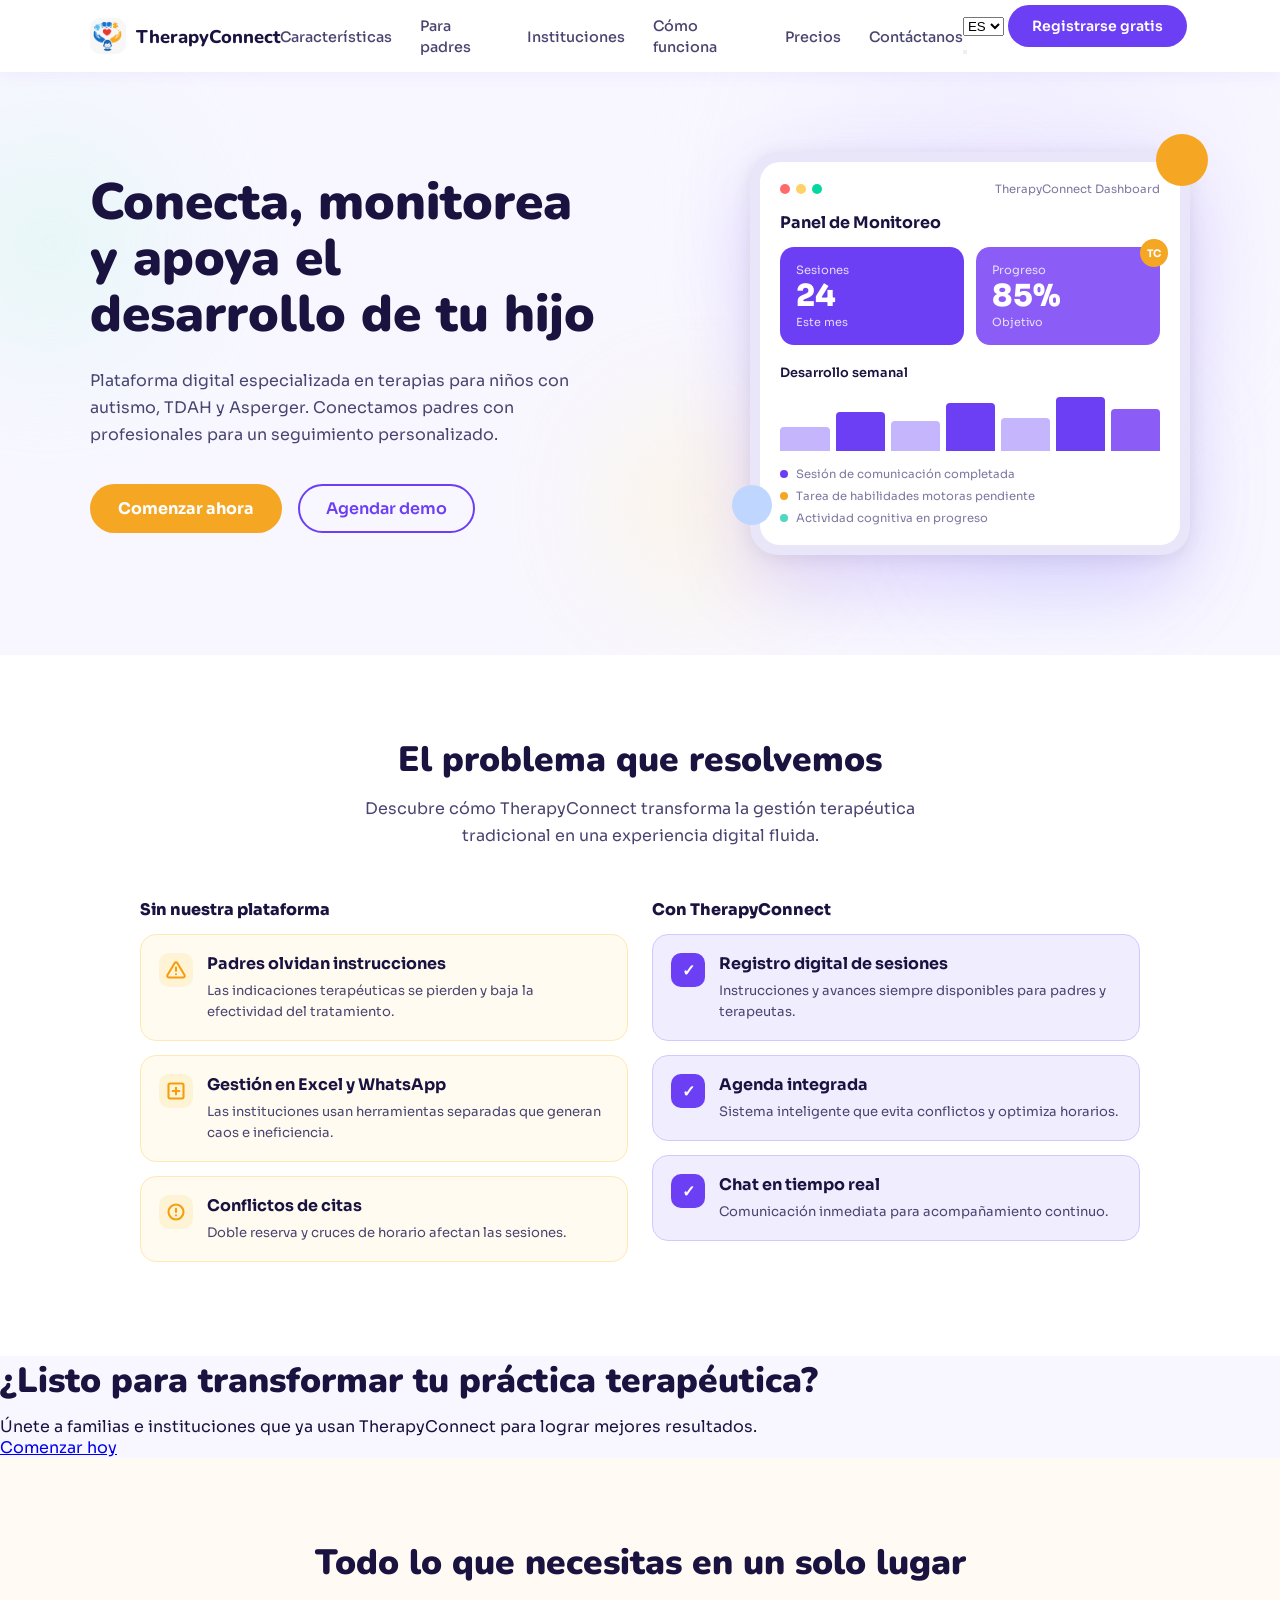
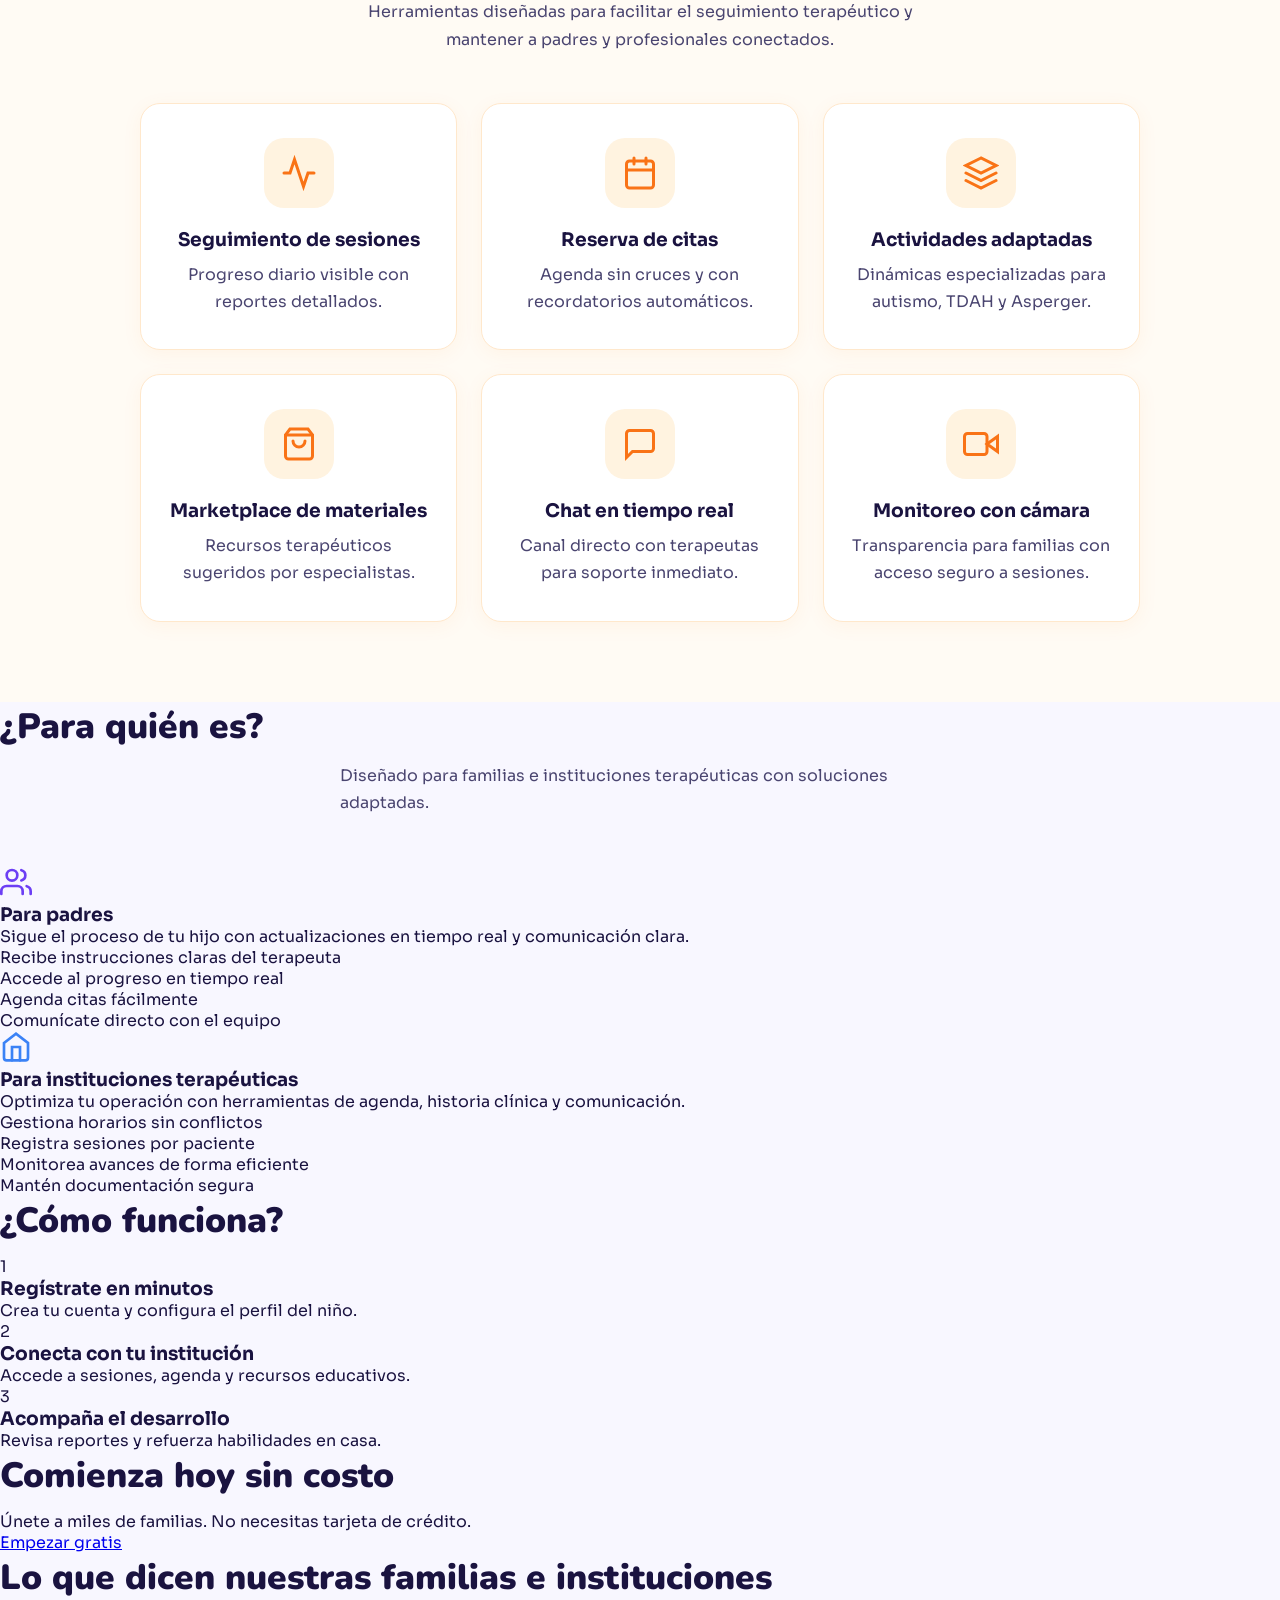
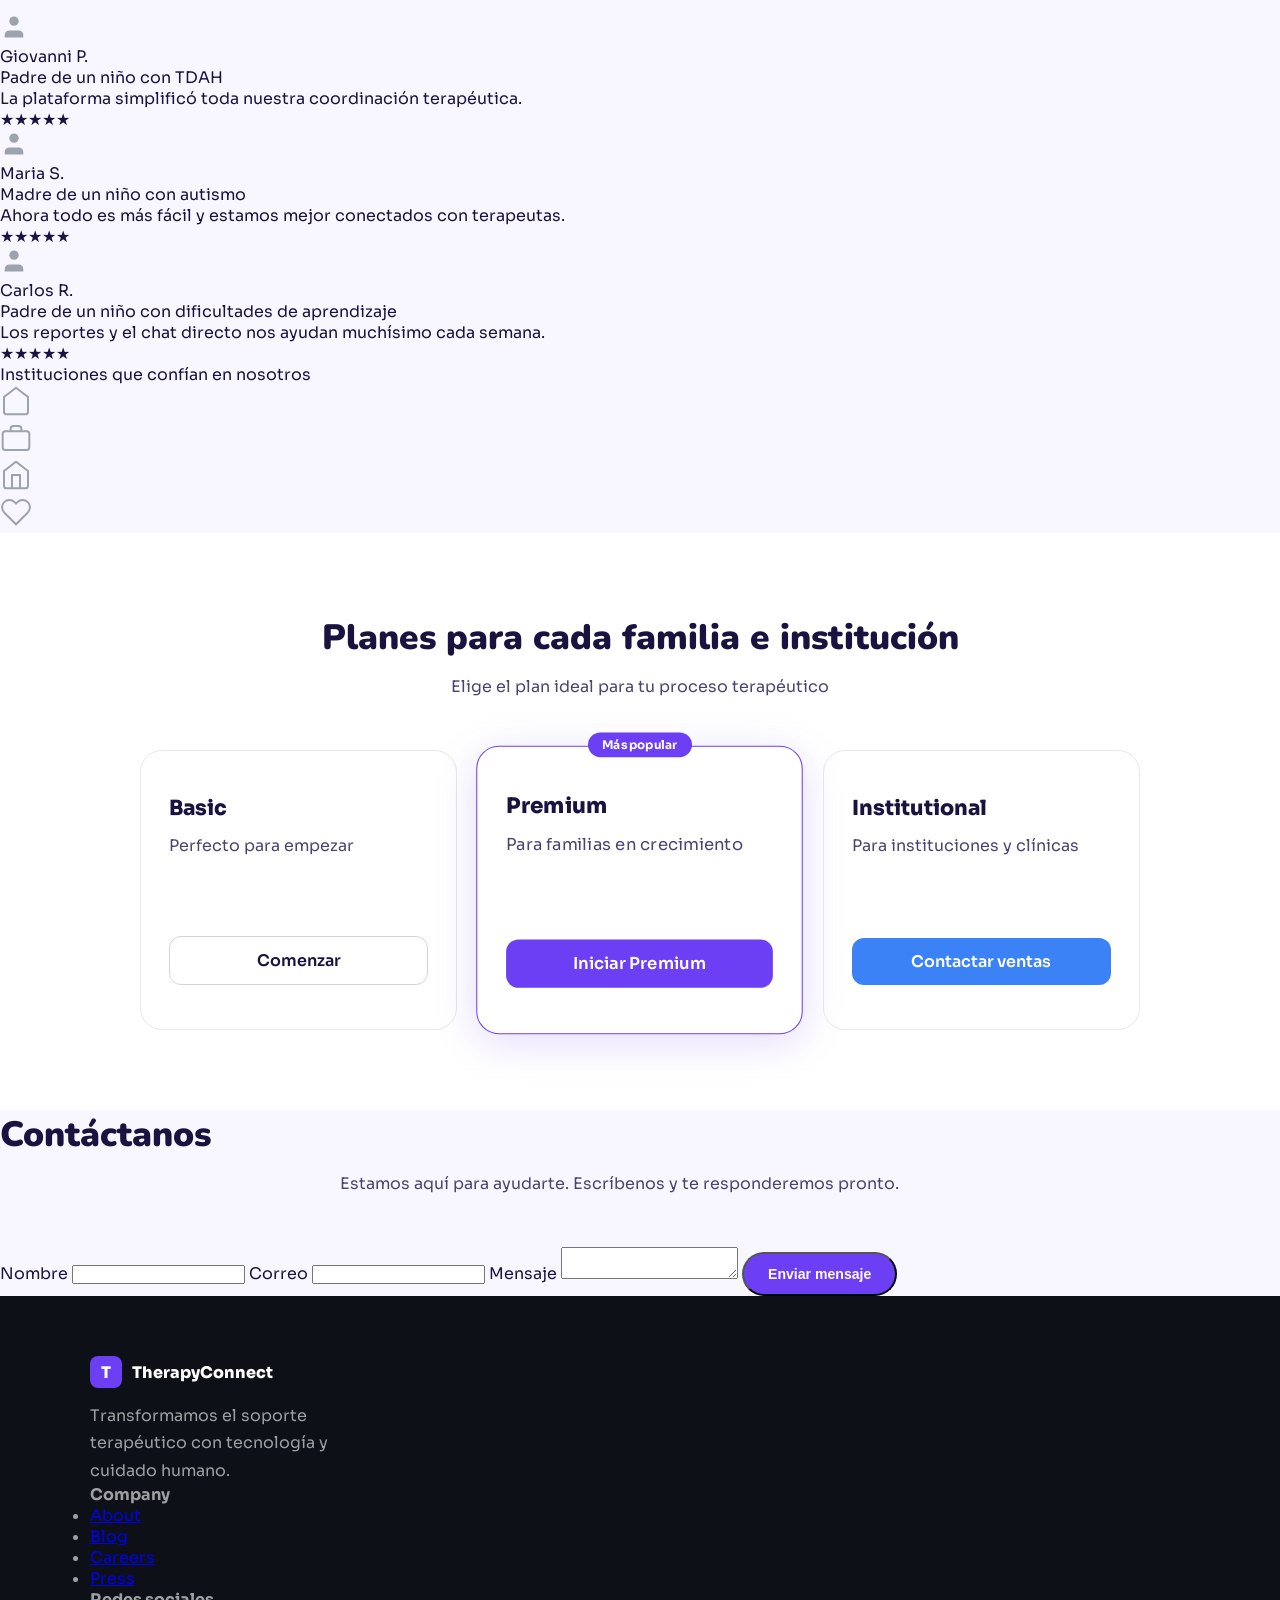
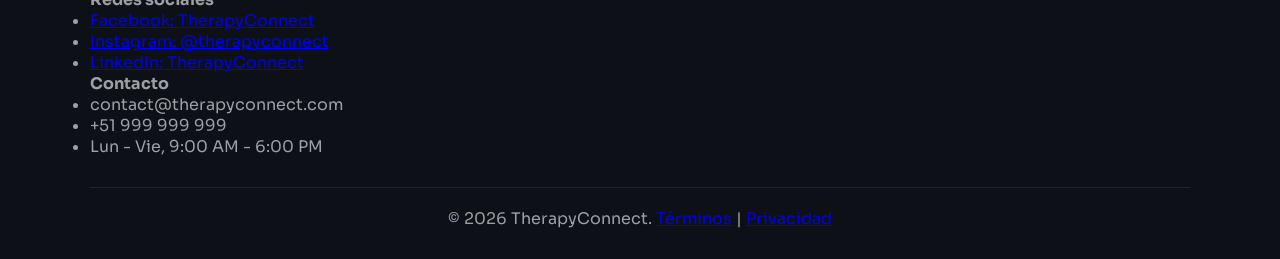
<file: public/assets/index.html>
<!DOCTYPE html>
<html lang="es">
<head>
    <meta charset="UTF-8" />
    <meta name="viewport" content="width=device-width, initial-scale=1.0" />
    <title>TherapyConnect</title>
    <link href="https://fonts.googleapis.com/css2?family=Nunito:wght@400;600;700;800;900&family=Sora:wght@400;500;600;700&display=swap" rel="stylesheet" />
    <link rel="stylesheet" href="./styles/style.css" />
</head>
<body>

<nav>
    <a class="logo" href="#hero">
        <img class="logo-img" src="./images/logo_TC.png" alt="TherapyConnect" />
        TherapyConnect
    </a>

    <div class="nav-center">
        <ul class="nav-links">
            <li><a href="#problem" data-i18n="nav_features">Características</a></li>
            <li><a href="#who" data-i18n="nav_parents">Para padres</a></li>
            <li><a href="#who" data-i18n="nav_institutions">Instituciones</a></li>
            <li><a href="#how" data-i18n="nav_how">Cómo funciona</a></li>
            <li><a href="#pricing" data-i18n="nav_pricing">Precios</a></li>
            <li><a href="#contact" data-i18n="nav_contact">Contáctanos</a></li>
        </ul>
    </div>

    <div class="nav-actions">
        <select class="lang-switch lang-top" id="langSwitchTop" aria-label="Idioma">
            <option value="es">ES</option>
            <option value="en">EN</option>
        </select>
        <a class="btn-primary nav-cta" href="#pricing" data-i18n="register_free">Registrarse gratis</a>
        <button class="hamburger" id="hamburger" aria-label="Abrir menú" aria-expanded="false">
            <span></span><span></span><span></span>
        </button>
    </div>
</nav>

<section class="hero" id="hero">
    <div class="blob blob-purple"></div><div class="blob blob-yellow"></div><div class="blob blob-teal"></div><div class="blob blob-blue"></div>
    <div class="hero-left">
        <h1 data-i18n="hero_title">Conecta, monitorea y apoya el desarrollo de tu hijo</h1>
        <p data-i18n="hero_subtitle">Plataforma digital especializada en terapias para niños con autismo, TDAH y Asperger. Conectamos padres con profesionales para un seguimiento personalizado.</p>
        <div class="hero-cta">
            <a class="btn-yellow" href="#pricing" data-i18n="hero_cta_1">Comenzar ahora</a>
            <a class="btn-outline" href="#how" data-i18n="hero_cta_2">Agendar demo</a>
        </div>
    </div>
    <div class="hero-right">
        <div class="device-frame">
            <div class="float-blob float-yellow-blob"></div><div class="float-blob float-blue-blob"></div>
            <div class="device-screen">
                <div class="device-topbar"><div class="dot dot-r"></div><div class="dot dot-y"></div><div class="dot dot-g"></div><span class="dash-title">TherapyConnect Dashboard</span></div>
                <div class="dash-label" data-i18n="hero_dashboard">Panel de Monitoreo</div>
                <div class="dash-cards">
                    <div class="dash-card purple-card"><div class="card-label" data-i18n="hero_sessions">Sesiones</div><div class="card-value">24</div><div class="card-sub" data-i18n="hero_this_month">Este mes</div></div>
                    <div class="dash-card teal-card"><div class="card-label" data-i18n="hero_progress">Progreso</div><div class="card-value">85%</div><div class="card-sub" data-i18n="hero_goal">Objetivo</div><div class="avatar-circle">TC</div></div>
                </div>
                <div class="chart-section">
                    <div class="chart-section-title" data-i18n="hero_chart">Desarrollo semanal</div>
                    <div class="bars"><div class="bar" style="height:40%;background:#C4B5FD;"></div><div class="bar" style="height:65%;background:#6C3EF4;"></div><div class="bar" style="height:50%;background:#C4B5FD;"></div><div class="bar" style="height:80%;background:#6C3EF4;"></div><div class="bar" style="height:55%;background:#C4B5FD;"></div><div class="bar" style="height:90%;background:#6C3EF4;"></div><div class="bar" style="height:70%;background:#8B5CF6;"></div></div>
                </div>
                <div class="legend">
                    <div class="legend-item"><div class="legend-dot" style="background:#6C3EF4;"></div><span data-i18n="hero_legend_1">Sesión de comunicación completada</span></div>
                    <div class="legend-item"><div class="legend-dot" style="background:#F5A623;"></div><span data-i18n="hero_legend_2">Tarea de habilidades motoras pendiente</span></div>
                    <div class="legend-item"><div class="legend-dot" style="background:#4DD9C0;"></div><span data-i18n="hero_legend_3">Actividad cognitiva en progreso</span></div>
                </div>
            </div>
        </div>
    </div>
</section>

<section class="problem" id="problem">
    <h2 data-i18n="problem_title">El problema que resolvemos</h2>
    <p class="subtitle" data-i18n="problem_subtitle">Descubre cómo TherapyConnect transforma la gestión terapéutica tradicional en una experiencia digital fluida.</p>
    <div class="problem-grid">
        <div>
            <div class="problem-col-title" data-i18n="problem_without">Sin nuestra plataforma</div>
            <div class="prob-card"><div class="prob-icon"><svg viewBox="0 0 24 24" fill="none" stroke="#F59E0B" stroke-width="2.5" stroke-linecap="round" width="20" height="20"><path d="M10.29 3.86L1.82 18a2 2 0 001.71 3h16.94a2 2 0 001.71-3L13.71 3.86a2 2 0 00-3.42 0z"/><line x1="12" y1="9" x2="12" y2="13"/><line x1="12" y1="17" x2="12.01" y2="17"/></svg></div><div class="card-text"><h4 data-i18n="problem_1_t">Padres olvidan instrucciones</h4><p data-i18n="problem_1_d">Las indicaciones terapéuticas se pierden y baja la efectividad del tratamiento.</p></div></div>
            <div class="prob-card"><div class="prob-icon"><svg viewBox="0 0 24 24" fill="none" stroke="#F59E0B" stroke-width="2.5" stroke-linecap="round" width="20" height="20"><rect x="3" y="3" width="18" height="18" rx="2"/><path d="M8 12h8M12 8v8"/></svg></div><div class="card-text"><h4 data-i18n="problem_2_t">Gestión en Excel y WhatsApp</h4><p data-i18n="problem_2_d">Las instituciones usan herramientas separadas que generan caos e ineficiencia.</p></div></div>
            <div class="prob-card"><div class="prob-icon"><svg viewBox="0 0 24 24" fill="none" stroke="#F59E0B" stroke-width="2.5" stroke-linecap="round" width="20" height="20"><circle cx="12" cy="12" r="9"/><line x1="12" y1="8" x2="12" y2="12"/><line x1="12" y1="16" x2="12.01" y2="16"/></svg></div><div class="card-text"><h4 data-i18n="problem_3_t">Conflictos de citas</h4><p data-i18n="problem_3_d">Doble reserva y cruces de horario afectan las sesiones.</p></div></div>
        </div>
        <div>
            <div class="problem-col-title" data-i18n="problem_with">Con TherapyConnect</div>
            <div class="sol-card"><div class="sol-icon">✓</div><div class="card-text"><h4 data-i18n="sol_1_t">Registro digital de sesiones</h4><p data-i18n="sol_1_d">Instrucciones y avances siempre disponibles para padres y terapeutas.</p></div></div>
            <div class="sol-card"><div class="sol-icon">✓</div><div class="card-text"><h4 data-i18n="sol_2_t">Agenda integrada</h4><p data-i18n="sol_2_d">Sistema inteligente que evita conflictos y optimiza horarios.</p></div></div>
            <div class="sol-card"><div class="sol-icon">✓</div><div class="card-text"><h4 data-i18n="sol_3_t">Chat en tiempo real</h4><p data-i18n="sol_3_d">Comunicación inmediata para acompañamiento continuo.</p></div></div>
        </div>
    </div>
</section>

<div class="cta-banner">
    <h2 data-i18n="cta_title">¿Listo para transformar tu práctica terapéutica?</h2>
    <p data-i18n="cta_subtitle">Únete a familias e instituciones que ya usan TherapyConnect para lograr mejores resultados.</p>
    <a class="btn-cta-yellow" href="#pricing" data-i18n="cta_btn">Comenzar hoy</a>
</div>

<section class="everything" id="features">
    <h2 data-i18n="features_title">Todo lo que necesitas en un solo lugar</h2>
    <p class="subtitle" data-i18n="features_subtitle">Herramientas diseñadas para facilitar el seguimiento terapéutico y mantener a padres y profesionales conectados.</p>
    <div class="everything-grid">
        <div class="ev-card"><div class="ev-icon-wrap"><svg viewBox="0 0 24 24" fill="none" stroke="#F97316" stroke-width="2" stroke-linecap="round" width="36" height="36"><polyline points="22 12 18 12 15 21 9 3 6 12 2 12"/></svg></div><h3 data-i18n="f1_t">Seguimiento de sesiones</h3><p data-i18n="f1_d">Progreso diario visible con reportes detallados.</p></div>
        <div class="ev-card"><div class="ev-icon-wrap"><svg viewBox="0 0 24 24" fill="none" stroke="#F97316" stroke-width="2" stroke-linecap="round" width="36" height="36"><rect x="3" y="4" width="18" height="18" rx="2"/><line x1="16" y1="2" x2="16" y2="6"/><line x1="8" y1="2" x2="8" y2="6"/><line x1="3" y1="10" x2="21" y2="10"/></svg></div><h3 data-i18n="f2_t">Reserva de citas</h3><p data-i18n="f2_d">Agenda sin cruces y con recordatorios automáticos.</p></div>
        <div class="ev-card"><div class="ev-icon-wrap"><svg viewBox="0 0 24 24" fill="none" stroke="#F97316" stroke-width="2" stroke-linecap="round" width="36" height="36"><path d="M12 2L2 7l10 5 10-5-10-5zM2 17l10 5 10-5M2 12l10 5 10-5"/></svg></div><h3 data-i18n="f3_t">Actividades adaptadas</h3><p data-i18n="f3_d">Dinámicas especializadas para autismo, TDAH y Asperger.</p></div>
        <div class="ev-card"><div class="ev-icon-wrap"><svg viewBox="0 0 24 24" fill="none" stroke="#F97316" stroke-width="2" stroke-linecap="round" width="36" height="36"><path d="M6 2L3 6v14a2 2 0 002 2h14a2 2 0 002-2V6l-3-4z"/><line x1="3" y1="6" x2="21" y2="6"/><path d="M16 10a4 4 0 01-8 0"/></svg></div><h3 data-i18n="f4_t">Marketplace de materiales</h3><p data-i18n="f4_d">Recursos terapéuticos sugeridos por especialistas.</p></div>
        <div class="ev-card"><div class="ev-icon-wrap"><svg viewBox="0 0 24 24" fill="none" stroke="#F97316" stroke-width="2" stroke-linecap="round" width="36" height="36"><path d="M21 15a2 2 0 01-2 2H7l-4 4V5a2 2 0 012-2h14a2 2 0 012 2z"/></svg></div><h3 data-i18n="f5_t">Chat en tiempo real</h3><p data-i18n="f5_d">Canal directo con terapeutas para soporte inmediato.</p></div>
        <div class="ev-card"><div class="ev-icon-wrap"><svg viewBox="0 0 24 24" fill="none" stroke="#F97316" stroke-width="2" stroke-linecap="round" width="36" height="36"><polygon points="23 7 16 12 23 17 23 7"/><rect x="1" y="5" width="15" height="14" rx="2"/></svg></div><h3 data-i18n="f6_t">Monitoreo con cámara</h3><p data-i18n="f6_d">Transparencia para familias con acceso seguro a sesiones.</p></div>
    </div>
</section>

<section class="who" id="who">
    <h2 data-i18n="who_title">¿Para quién es?</h2>
    <p class="subtitle" data-i18n="who_subtitle">Diseñado para familias e instituciones terapéuticas con soluciones adaptadas.</p>
    <div class="who-grid">
        <div class="who-card">
            <div class="who-card-banner parents-banner"></div>
            <div class="who-card-body">
                <div class="who-card-icon"><svg viewBox="0 0 24 24" fill="none" stroke="#6C3EF4" stroke-width="2" stroke-linecap="round" width="32" height="32"><path d="M17 21v-2a4 4 0 00-4-4H5a4 4 0 00-4 4v2"/><circle cx="9" cy="7" r="4"/><path d="M23 21v-2a4 4 0 00-3-3.87"/><path d="M16 3.13a4 4 0 010 7.75"/></svg></div>
                <h3 class="parents-title" data-i18n="who_parents_t">Para padres</h3>
                <p data-i18n="who_parents_d">Sigue el proceso de tu hijo con actualizaciones en tiempo real y comunicación clara.</p>
                <ul class="who-list">
                    <li data-i18n="wp1">Recibe instrucciones claras del terapeuta</li>
                    <li data-i18n="wp2">Accede al progreso en tiempo real</li>
                    <li data-i18n="wp3">Agenda citas fácilmente</li>
                    <li data-i18n="wp4">Comunícate directo con el equipo</li>
                </ul>
            </div>
        </div>
        <div class="who-card">
            <div class="who-card-banner institutions-banner"></div>
            <div class="who-card-body">
                <div class="who-card-icon"><svg viewBox="0 0 24 24" fill="none" stroke="#3B82F6" stroke-width="2" stroke-linecap="round" width="32" height="32"><path d="M3 9l9-7 9 7v11a2 2 0 01-2 2H5a2 2 0 01-2-2z"/><polyline points="9 22 9 12 15 12 15 22"/></svg></div>
                <h3 class="inst-title" data-i18n="who_inst_t">Para instituciones terapéuticas</h3>
                <p data-i18n="who_inst_d">Optimiza tu operación con herramientas de agenda, historia clínica y comunicación.</p>
                <ul class="who-list">
                    <li data-i18n="wi1">Gestiona horarios sin conflictos</li>
                    <li data-i18n="wi2">Registra sesiones por paciente</li>
                    <li data-i18n="wi3">Monitorea avances de forma eficiente</li>
                    <li data-i18n="wi4">Mantén documentación segura</li>
                </ul>
            </div>
        </div>
    </div>
</section>

<section class="how" id="how">
    <h2 data-i18n="how_title">¿Cómo funciona?</h2>
    <div class="steps">
        <div class="step"><div class="step-connector"></div><div class="step-num">1</div><h3 data-i18n="h1_t">Regístrate en minutos</h3><p data-i18n="h1_d">Crea tu cuenta y configura el perfil del niño.</p></div>
        <div class="step"><div class="step-connector"></div><div class="step-num">2</div><h3 data-i18n="h2_t">Conecta con tu institución</h3><p data-i18n="h2_d">Accede a sesiones, agenda y recursos educativos.</p></div>
        <div class="step"><div class="step-connector"></div><div class="step-num">3</div><h3 data-i18n="h3_t">Acompaña el desarrollo</h3><p data-i18n="h3_d">Revisa reportes y refuerza habilidades en casa.</p></div>
    </div>
    <div class="start-cta">
        <h2 data-i18n="start_title">Comienza hoy sin costo</h2>
        <p data-i18n="start_subtitle">Únete a miles de familias. No necesitas tarjeta de crédito.</p>
        <a class="btn-cta-yellow" href="#pricing" data-i18n="start_btn">Empezar gratis</a>
    </div>
</section>

<section class="testimonials" id="testimonials">
    <h2 data-i18n="testi_title">Lo que dicen nuestras familias e instituciones</h2>
    <div class="underline-bar"></div>
    <div class="testi-grid">
        <div class="testi-card"><div class="testi-avatar"><svg viewBox="0 0 24 24" fill="#9CA3AF" width="28" height="28"><path d="M20 21v-2a4 4 0 00-4-4H8a4 4 0 00-4 4v2"/><circle cx="12" cy="7" r="4"/></svg></div><div class="testi-name">Giovanni P.</div><div class="testi-role" data-i18n="r1">Padre de un niño con TDAH</div><p class="testi-text" data-i18n="t1">La plataforma simplificó toda nuestra coordinación terapéutica.</p><div class="stars">★★★★★</div></div>
        <div class="testi-card"><div class="testi-avatar"><svg viewBox="0 0 24 24" fill="#9CA3AF" width="28" height="28"><path d="M20 21v-2a4 4 0 00-4-4H8a4 4 0 00-4 4v2"/><circle cx="12" cy="7" r="4"/></svg></div><div class="testi-name">Maria S.</div><div class="testi-role" data-i18n="r2">Madre de un niño con autismo</div><p class="testi-text" data-i18n="t2">Ahora todo es más fácil y estamos mejor conectados con terapeutas.</p><div class="stars">★★★★★</div></div>
        <div class="testi-card"><div class="testi-avatar"><svg viewBox="0 0 24 24" fill="#9CA3AF" width="28" height="28"><path d="M20 21v-2a4 4 0 00-4-4H8a4 4 0 00-4 4v2"/><circle cx="12" cy="7" r="4"/></svg></div><div class="testi-name">Carlos R.</div><div class="testi-role" data-i18n="r3">Padre de un niño con dificultades de aprendizaje</div><p class="testi-text" data-i18n="t3">Los reportes y el chat directo nos ayudan muchísimo cada semana.</p><div class="stars">★★★★★</div></div>
    </div>
    <div class="institutions-trust">
        <p data-i18n="trust_title">Instituciones que confían en nosotros</p>
        <div class="inst-logos"><div class="inst-logo-box"><svg viewBox="0 0 24 24" fill="none" stroke="#9CA3AF" stroke-width="1.5" width="32" height="32"><path d="M3 9l9-7 9 7v11a2 2 0 01-2 2H5a2 2 0 01-2-2z"/></svg></div><div class="inst-logo-box"><svg viewBox="0 0 24 24" fill="none" stroke="#9CA3AF" stroke-width="1.5" width="32" height="32"><rect x="2" y="7" width="20" height="14" rx="2"/><path d="M16 7V5a2 2 0 00-2-2h-4a2 2 0 00-2 2v2"/></svg></div><div class="inst-logo-box"><svg viewBox="0 0 24 24" fill="none" stroke="#9CA3AF" stroke-width="1.5" width="32" height="32"><path d="M3 9l9-7 9 7v11a2 2 0 01-2 2H5a2 2 0 01-2-2z"/><polyline points="9 22 9 12 15 12 15 22"/></svg></div><div class="inst-logo-box"><svg viewBox="0 0 24 24" fill="none" stroke="#9CA3AF" stroke-width="1.5" width="32" height="32"><path d="M20.84 4.61a5.5 5.5 0 00-7.78 0L12 5.67l-1.06-1.06a5.5 5.5 0 00-7.78 7.78l1.06 1.06L12 21.23l7.78-7.78 1.06-1.06a5.5 5.5 0 000-7.78z"/></svg></div></div>
    </div>
</section>

<section class="pricing" id="pricing">
    <h2 data-i18n="pricing_title">Planes para cada familia e institución</h2>
    <p class="subtitle" data-i18n="pricing_subtitle">Elige el plan ideal para tu proceso terapéutico</p>
    <div class="pricing-grid">
        <div class="plan-card"><div><div class="plan-name">Basic</div><div class="plan-desc" data-i18n="p1_d">Perfecto para empezar</div></div><a class="btn-plan-outline" href="#" data-i18n="p1_btn">Comenzar</a></div>
        <div class="plan-card featured"><div class="most-popular" data-i18n="popular">Más popular</div><div><div class="plan-name">Premium</div><div class="plan-desc" data-i18n="p2_d">Para familias en crecimiento</div></div><a class="btn-plan-purple" href="#" data-i18n="p2_btn">Iniciar Premium</a></div>
        <div class="plan-card"><div><div class="plan-name">Institutional</div><div class="plan-desc" data-i18n="p3_d">Para instituciones y clínicas</div></div><a class="btn-plan-blue" href="#" data-i18n="p3_btn">Contactar ventas</a></div>
    </div>
</section>

<section class="contact" id="contact">
    <h2 data-i18n="contact_title">Contáctanos</h2>
    <p class="subtitle" data-i18n="contact_subtitle">Estamos aquí para ayudarte. Escríbenos y te responderemos pronto.</p>
    <div class="contact-grid">
        <form class="contact-form">
            <label for="name" data-i18n="form_name">Nombre</label>
            <input id="name" type="text" required />
            <label for="email" data-i18n="form_email">Correo</label>
            <input id="email" type="email" required />
            <label for="msg" data-i18n="form_message">Mensaje</label>
            <textarea id="msg" required ></textarea>
            <button type="button" class="btn-primary" data-i18n="form_send">Enviar mensaje</button>
        </form>
    </div>
</section>

<footer>
    <div class="footer-top">
        <div>
            <div class="footer-brand"><div class="footer-brand-img">T</div><span class="footer-brand-name">TherapyConnect</span></div>
            <p class="footer-tagline" data-i18n="footer_tagline">Transformamos el soporte terapéutico con tecnología y cuidado humano.</p>
        </div>
        <div class="footer-col">
            <h4 data-i18n="company">Company</h4>
            <ul>
                <li><a href="javascript:void(0)">About</a></li>
                <li><a href="javascript:void(0)">Blog</a></li>
                <li><a href="javascript:void(0)">Careers</a></li>
                <li><a href="javascript:void(0)">Press</a></li>
            </ul>
        </div>
        <div class="footer-col">
            <h4 data-i18n="social">Redes sociales</h4>
            <ul>
                <li><a href="#">Facebook: TherapyConnect</a></li>
                <li><a href="#">Instagram: @therapyconnect</a></li>
                <li><a href="#">LinkedIn: TherapyConnect</a></li>
            </ul>
        </div>
        <div class="footer-col">
            <h4 data-i18n="contact_footer">Contacto</h4>
            <ul>
                <li>contact@therapyconnect.com</li>
                <li>+51 999 999 999</li>
                <li>Lun - Vie, 9:00 AM - 6:00 PM</li>
            </ul>
        </div>
    </div>
    <div class="footer-bottom">
        © 2026 TherapyConnect. <a href="#" data-i18n="terms">Términos</a> | <a href="#" data-i18n="privacy">Privacidad</a>
    </div>
</footer>

<script src="./scripts/script.js"></script>
</body>
</html>
</file>
<file: public/assets/styles/style.css>
.demo-section {
    padding: 4rem 2rem;
    text-align: center;
}

.video-wrapper {
    position: relative;
    width: 100%;
    max-width: 900px;
    margin: 0 auto;
    aspect-ratio: 16 / 9;
    border-radius: 16px;
    overflow: hidden;
    box-shadow: 0 16px 48px rgba(108, 62, 244, 0.15);
}

.video-wrapper iframe {
    position: absolute;
    top: 0;
    left: 0;
    width: 100%;
    height: 100%;
    border: none;
}


*,
*::before,
*::after{
    box-sizing:border-box;
    margin:0;
    padding:0;
}

/* ===== TEAM SECTION ===== */
.team {
    padding: 5rem 2rem;
    text-align: center;
    background: #FAFAFA;
}
.team-badge {
    display: inline-block;
    background: #EDE9FE;
    color: #6C3EF4;
    font-size: 13px;
    font-weight: 700;
    letter-spacing: 0.08em;
    text-transform: uppercase;
    padding: 6px 16px;
    border-radius: 20px;
    margin-bottom: 1rem;
}
.team-title {
    font-size: 2.2rem;
    font-weight: 900;
    color: #1a1040;
    margin: 0 0 1rem;
}
.team-subtitle {
    font-size: 1.05rem;
    color: #6B7280;
    max-width: 560px;
    margin: 0 auto 3.5rem;
    line-height: 1.7;
}
.team-grid {
    display: grid;
    grid-template-columns: repeat(auto-fit, minmax(260px, 1fr));
    gap: 1.5rem;
    max-width: 1100px;
    margin: 0 auto;
}
.member-card {
    background: #fff;
    border: 1px solid #EDE9FE;
    border-radius: 20px;
    padding: 2rem 1.5rem 1.75rem;
    text-align: left;
    transition: transform 0.2s, box-shadow 0.2s;
    position: relative;
    overflow: hidden;
}
.member-card::before {
    content: '';
    position: absolute;
    top: 0; left: 0; right: 0;
    height: 4px;
    background: linear-gradient(90deg, #6C3EF4, #4DD9C0);
    border-radius: 20px 20px 0 0;
}
.member-card:hover {
    transform: translateY(-4px);
    box-shadow: 0 12px 32px rgba(108,62,244,0.12);
}
.member-avatar {
    width: 80px;
    height: 80px;
    border-radius: 50%;
    margin-bottom: 1rem;
    overflow: hidden;
    border: 3px solid #EDE9FE;
}

.member-avatar img {
    width: 100%;
    height: 100%;
    object-fit: cover;
    display: block;
}
.av-purple { background: #EDE9FE; color: #6C3EF4; }
.av-teal   { background: #D1FAF4; color: #0F6E56; }
.av-amber  { background: #FEF3C7; color: #92400E; }
.av-blue   { background: #DBEAFE; color: #1D4ED8; }
.av-pink   { background: #FCE7F3; color: #9D174D; }
.member-name {
    font-size: 1.05rem;
    font-weight: 800;
    color: #1a1040;
    margin: 0 0 4px;
}
.member-role {
    font-size: 0.82rem;
    font-weight: 600;
    color: #6C3EF4;
    background: #EDE9FE;
    display: inline-block;
    padding: 3px 10px;
    border-radius: 10px;
    margin-bottom: 0.9rem;
}
.member-bio {
    font-size: 0.88rem;
    color: #6B7280;
    line-height: 1.65;
    margin: 0;
}
.member-code {
    font-size: 0.75rem;
    color: #9CA3AF;
    margin-top: 0.9rem;
    font-weight: 600;
}

:root{
    --purple:#6C3EF4;
    --purple-light:#8B5CF6;
    --purple-soft:#EDE9FF;

    --yellow:#F5A623;
    --yellow-light:#FFC84A;

    --teal:#4DD9C0;

    --blue-blob:#BFD7FF;

    --text-dark:#1A1340;
    --text-mid:#4A4570;
    --text-light:#7C78A0;

    --white:#FFFFFF;

    --bg:#F8F7FF;
    --warm-bg:#FFFBF4;
}

html{
    scroll-behavior:smooth;
}

body{
    font-family:'Sora',sans-serif;
    background:var(--bg);
    color:var(--text-dark);
    overflow-x:hidden;
}

/* NAV */

nav{
    display:flex;
    align-items:center;
    justify-content:space-between;

    padding:0 7%;
    height:72px;

    background:var(--white);

    position:sticky;
    top:0;
    z-index:200;

    box-shadow:0 2px 16px rgba(108,62,244,.07);
}

.logo{
    display:flex;
    align-items:center;
    gap:10px;

    text-decoration:none;

    font-family:'Nunito',sans-serif;
    font-weight:800;
    font-size:1.15rem;

    color:var(--text-dark);
}

.logo-img{
    width:36px;
    height:36px;

    border-radius:10px;
    object-fit:cover;

    background:var(--purple);
}

.nav-links{
    display:flex;
    align-items:center;
    gap:28px;

    list-style:none;
}

.nav-links a{
    text-decoration:none;
    color:var(--text-mid);

    font-size:.9rem;
    font-weight:500;

    transition:.2s;
}

.nav-links a:hover{
    color:var(--purple);
}

.btn-primary{
    background:var(--purple);
    color:white;

    text-decoration:none;

    padding:12px 24px;
    border-radius:999px;

    font-size:.88rem;
    font-weight:600;

    transition:.2s;
}

.btn-primary:hover{
    background:var(--purple-light);
}

/* HERO */

.hero{
    display:flex;
    align-items:center;
    justify-content:space-between;

    padding:80px 7% 100px;

    position:relative;
    overflow:hidden;

    gap:40px;
}

.blob{
    position:absolute;
    border-radius:50%;
    filter:blur(70px);
    opacity:.55;
}

.blob-purple{
    width:420px;
    height:420px;

    background:var(--purple-soft);

    top:-80px;
    right:5%;
}

.blob-yellow{
    width:180px;
    height:180px;

    background:#FFF0C8;

    bottom:60px;
    right:38%;
}

.blob-teal{
    width:220px;
    height:220px;

    background:#D4F6EF;

    top:60px;
    left:-60px;
}

.blob-blue{
    width:140px;
    height:140px;

    background:var(--blue-blob);

    bottom:100px;
    right:12%;
}

.hero-left{
    max-width:520px;
    z-index:2;
}

.hero-left h1{
    font-family:'Nunito',sans-serif;
    font-size:3.2rem;
    font-weight:900;

    line-height:1.1;

    margin-bottom:24px;
}

.hero-left p{
    font-size:1rem;
    line-height:1.7;

    color:var(--text-mid);

    margin-bottom:36px;
}

.hero-cta{
    display:flex;
    gap:16px;
    flex-wrap:wrap;
}

.btn-yellow{
    background:var(--yellow);
    color:white;

    text-decoration:none;

    padding:14px 28px;
    border-radius:999px;

    font-weight:700;

    transition:.2s;
}

.btn-yellow:hover{
    background:var(--yellow-light);
}

.btn-outline{
    border:2px solid var(--purple);
    color:var(--purple);

    text-decoration:none;

    padding:12px 26px;
    border-radius:999px;

    font-weight:600;

    transition:.2s;
}

.btn-outline:hover{
    background:var(--purple-soft);
}

.device-frame{
    width:440px;

    background:#E8E6F8;

    border-radius:28px;

    padding:10px;

    box-shadow:
            0 30px 80px rgba(108,62,244,.2),
            0 4px 20px rgba(0,0,0,.08);

    position:relative;
}

.device-screen{
    background:white;

    border-radius:20px;

    padding:20px;
}

.device-topbar{
    display:flex;
    align-items:center;
    gap:6px;

    margin-bottom:16px;
}

.dot{
    width:10px;
    height:10px;

    border-radius:50%;
}

.dot-r{ background:#FF6B6B; }
.dot-y{ background:#FFD166; }
.dot-g{ background:#06D6A0; }

.dash-title{
    margin-left:auto;

    font-size:.72rem;
    color:var(--text-light);
}

.dash-label{
    font-weight:700;
    margin-bottom:14px;
}

.dash-cards{
    display:flex;
    gap:12px;

    margin-bottom:20px;
}

.dash-card{
    flex:1;

    border-radius:14px;

    padding:16px;

    color:white;

    position:relative;
}

.purple-card{
    background:var(--purple);
}

.teal-card{
    background:var(--purple-light);
}

.card-label{
    font-size:.72rem;
    opacity:.8;
}

.card-value{
    font-size:1.9rem;
    font-weight:900;
}

.card-sub{
    font-size:.7rem;
    opacity:.8;
}

.avatar-circle{
    position:absolute;

    top:-8px;
    right:-8px;

    width:28px;
    height:28px;

    border-radius:50%;

    background:var(--yellow);

    display:flex;
    align-items:center;
    justify-content:center;

    font-size:.65rem;
    font-weight:700;
}

.chart-section-title{
    font-size:.8rem;
    font-weight:600;

    margin-bottom:10px;
}

.bars{
    display:flex;
    align-items:flex-end;
    gap:6px;

    height:60px;
}

.bar{
    flex:1;
    border-radius:4px 4px 0 0;
}

.legend{
    display:flex;
    flex-direction:column;
    gap:8px;

    margin-top:16px;
}

.legend-item{
    display:flex;
    align-items:center;
    gap:8px;

    font-size:.72rem;
    color:var(--text-light);
}

.legend-dot{
    width:8px;
    height:8px;

    border-radius:50%;
}

.float-yellow-blob{
    width:52px;
    height:52px;

    background:var(--yellow);

    position:absolute;

    top:-18px;
    right:-18px;

    border-radius:50%;
}

.float-blue-blob{
    width:40px;
    height:40px;

    background:var(--blue-blob);

    position:absolute;

    left:-18px;
    bottom:30px;

    border-radius:50%;
}

/* SECTIONS */

.problem,
.everything,
.pricing{
    padding:80px 7%;
    text-align:center;
}

.problem{
    background:white;
}

.everything{
    background:var(--warm-bg);
}

.pricing{
    background:white;
}

h2{
    font-family:'Nunito',sans-serif;
    font-size:2.2rem;
    font-weight:900;

    margin-bottom:12px;
}

.subtitle{
    max-width:600px;

    margin:0 auto 50px;

    color:var(--text-mid);
    line-height:1.7;
}

/* PROBLEM */

.problem-grid{
    display:grid;
    grid-template-columns:1fr 1fr;
    gap:24px;

    max-width:1000px;
    margin:auto;
}

.problem-col-title{
    text-align:left;

    margin-bottom:14px;

    font-weight:800;
}

.prob-card,
.sol-card{
    display:flex;
    align-items:flex-start;
    gap:14px;

    padding:18px;

    border-radius:16px;

    text-align:left;

    margin-bottom:14px;
}

.prob-card{
    background:#FFFBF0;
    border:1px solid #FFE8B2;
}

.sol-card{
    background:#F0EDFF;
    border:1px solid #D4C8FF;
}

.prob-icon,
.sol-icon{
    width:34px;
    height:34px;

    border-radius:10px;

    display:flex;
    align-items:center;
    justify-content:center;

    font-weight:800;

    flex-shrink:0;
}

.prob-icon{
    background:#FFF3D6;
}

.sol-icon{
    background:var(--purple);
    color:white;
}

.card-text h4{
    margin-bottom:6px;
}

.card-text p{
    font-size:.82rem;
    color:var(--text-mid);
    line-height:1.6;
}

/* FEATURES */

.everything-grid{
    display:grid;
    grid-template-columns:repeat(3,1fr);
    gap:24px;

    max-width:1000px;
    margin:auto;
}

.ev-card{
    background:white;

    border-radius:20px;

    padding:34px 24px;

    border:1px solid #FFE8CC;

    box-shadow:0 4px 20px rgba(249,115,22,.06);

    transition:.2s;
}

.ev-card:hover{
    transform:translateY(-4px);
}

.ev-icon-wrap{
    width:70px;
    height:70px;

    border-radius:20px;

    margin:0 auto 20px;

    display:flex;
    align-items:center;
    justify-content:center;

    background:#FFF3E0;

    font-size:2rem;
}

.ev-card h3{
    margin-bottom:10px;
}

.ev-card p{
    color:var(--text-mid);
    line-height:1.7;
}

/* PRICING */

.pricing-grid{
    display:grid;
    grid-template-columns:repeat(3,1fr);
    gap:24px;

    max-width:1000px;
    margin:auto;
}

.plan-card{
    border:1.5px solid #E5E7EB;

    border-radius:22px;

    padding:44px 28px;

    min-height:280px;

    display:flex;
    flex-direction:column;
    justify-content:space-between;

    position:relative;

    text-align:left;
}

.featured{
    border-color:var(--purple);

    transform:scale(1.03);

    box-shadow:0 8px 40px rgba(108,62,244,.18);
}

.most-popular{
    position:absolute;

    top:-14px;
    left:50%;

    transform:translateX(-50%);

    background:var(--purple);
    color:white;

    padding:5px 14px;

    border-radius:999px;

    font-size:.72rem;
    font-weight:700;
}

.plan-name{
    font-size:1.3rem;
    font-weight:900;

    margin-bottom:12px;
}

.plan-desc{
    color:var(--text-mid);
    line-height:1.6;
}

.btn-plan-outline,
.btn-plan-purple,
.btn-plan-blue{
    text-decoration:none;

    text-align:center;

    padding:13px;

    border-radius:12px;

    font-weight:600;
}

.btn-plan-outline{
    border:1.5px solid #D1D5DB;
    color:var(--text-dark);
}

.btn-plan-purple{
    background:var(--purple);
    color:white;
}

.btn-plan-blue{
    background:#3B82F6;
    color:white;
}

/* FOOTER */

footer{
    background:#0D1117;

    color:rgba(255,255,255,.6);

    padding:60px 7% 30px;
}

.footer-brand{
    display:flex;
    align-items:center;
    gap:10px;

    margin-bottom:14px;
}

.footer-brand-img{
    width:32px;
    height:32px;

    border-radius:8px;

    background:var(--purple);

    color:white;

    display:flex;
    align-items:center;
    justify-content:center;

    font-weight:800;
}

.footer-brand-name{
    color:white;

    font-size:1rem;
    font-weight:800;
}

.footer-tagline{
    max-width:280px;
    line-height:1.7;
}

.footer-bottom{
    margin-top:30px;

    border-top:1px solid rgba(255,255,255,.08);

    padding-top:20px;

    text-align:center;
}

/* RESPONSIVE */

@media(max-width:950px){

    .hero{
        flex-direction:column;
        text-align:center;
    }

    .hero-cta{
        justify-content:center;
    }

    .problem-grid,
    .everything-grid,
    .pricing-grid{
        grid-template-columns:1fr;
    }

    .device-frame{
        width:min(420px,95vw);
    }

}

@media(max-width:600px){

    nav{
        padding:0 5%;
    }

    .nav-center{
        display:none;
    }

    .hero{
        padding:50px 5%;
    }

    .problem,
    .everything,
    .pricing{
        padding:60px 5%;
    }

    .hero-left h1{
        font-size:2.4rem;
    }

}
</file>
